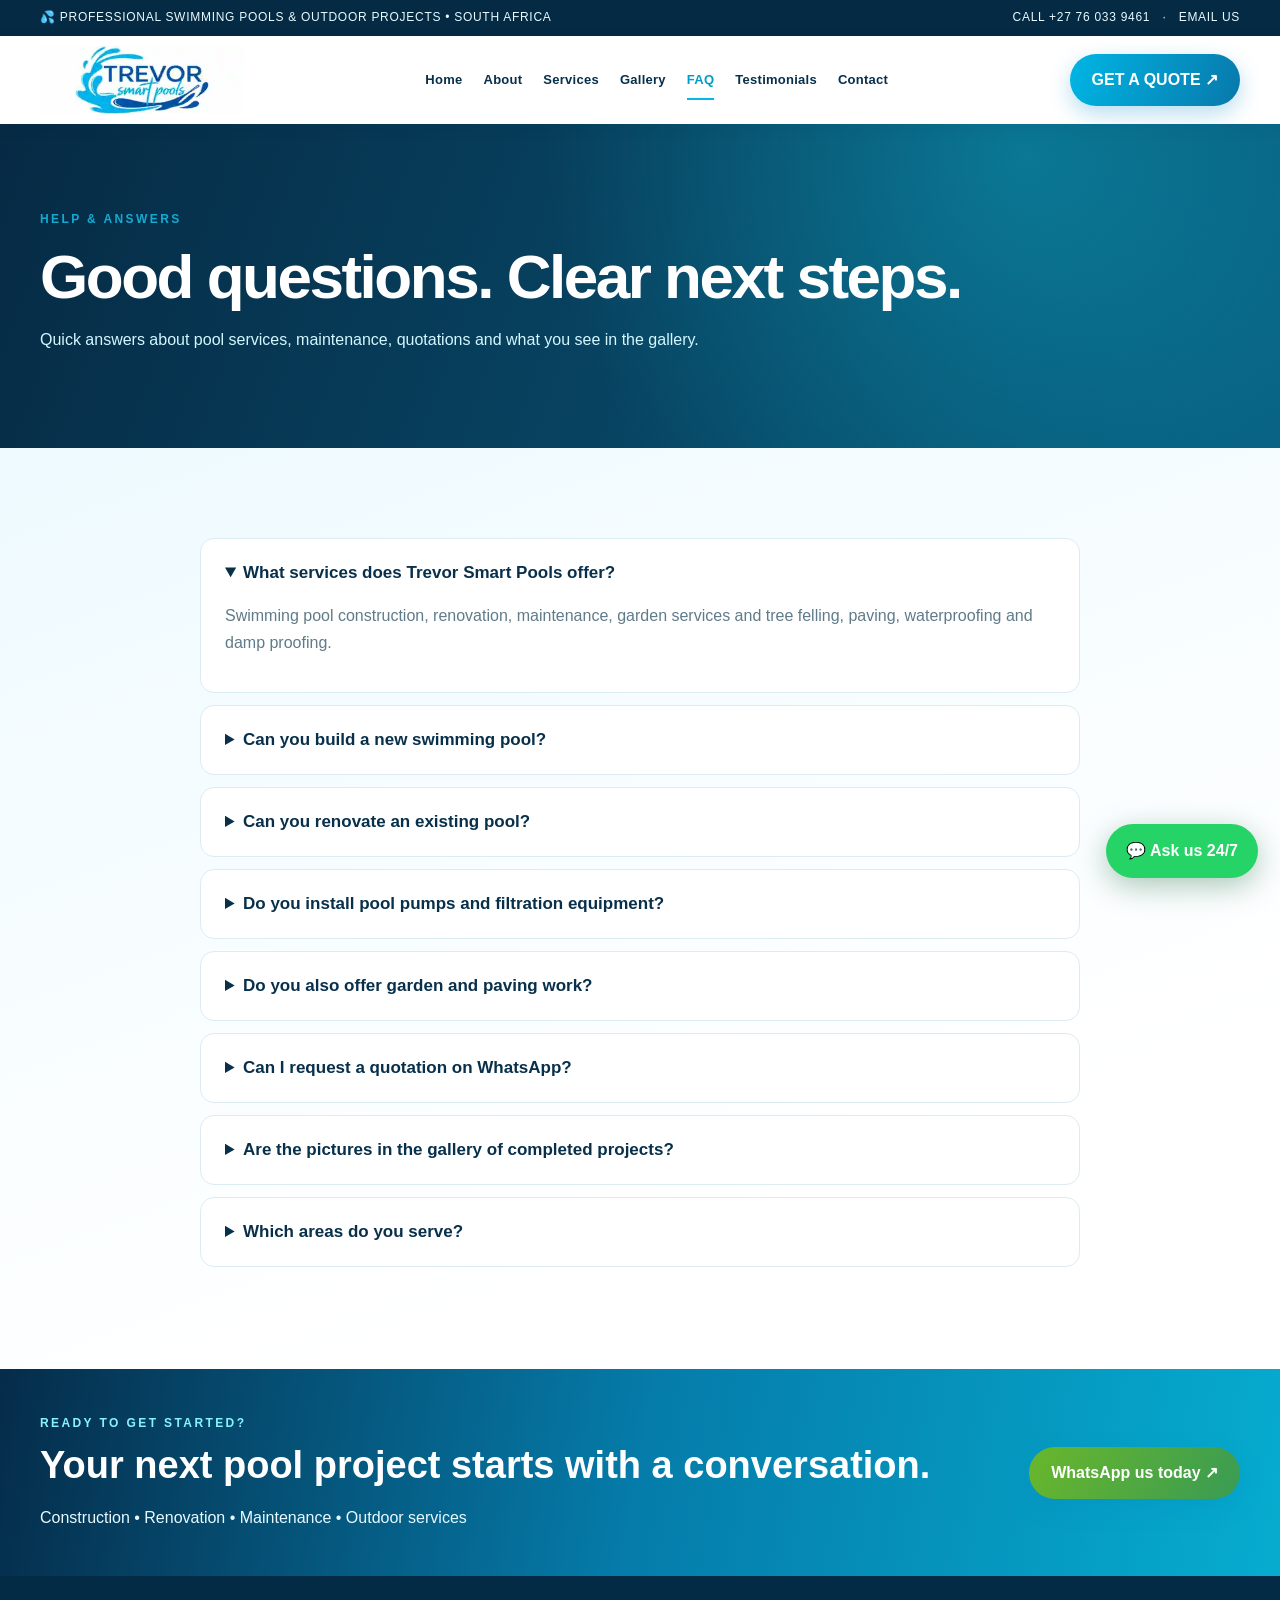
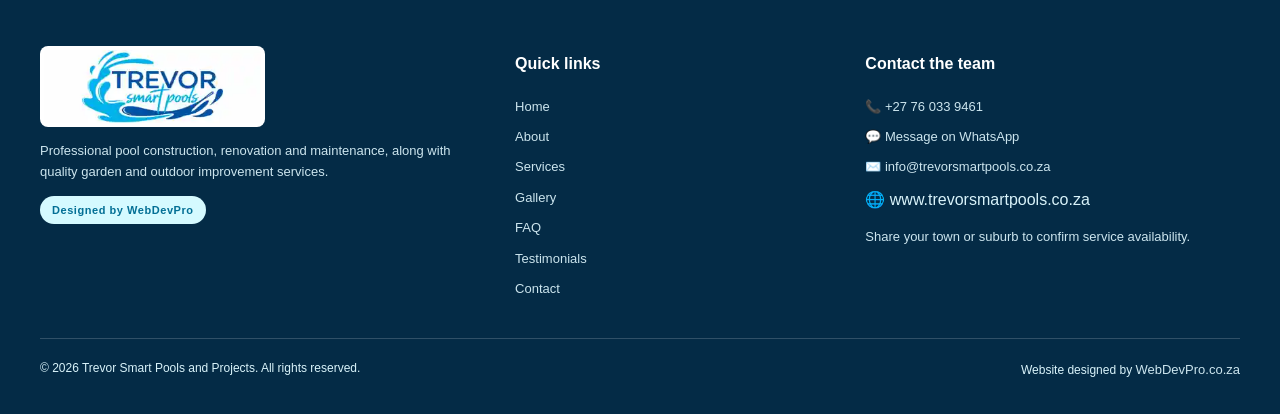
<file: faq.html>
<!doctype html>
<html lang="en"><head><meta charset="utf-8"><meta name="viewport" content="width=device-width,initial-scale=1"><meta name="theme-color" content="#052c4a"><meta name="description" content="Answers about swimming pool construction, maintenance, renovation, paving, waterproofing and requesting a quotation."><meta name="robots" content="noindex,follow"><title>FAQ | Trevor Smart Pools and Projects</title><meta property="og:title" content="FAQ | Trevor Smart Pools and Projects"><meta property="og:description" content="Answers about swimming pool construction, maintenance, renovation, paving, waterproofing and requesting a quotation."><meta property="og:type" content="website"><link rel="canonical" href="https://trevorpoolsprojects.vercel.app/faq.html"><link rel="icon" href="/assets/icon.svg"><link rel="apple-touch-icon" href="/assets/icon.svg"><link rel="manifest" href="/manifest.webmanifest"><link rel="stylesheet" href="/styles.css"><script defer src="/app.js"></script></head><body><noscript>Trevor Smart Pools and Projects. Contact +27 76 033 9461 or info@trevorsmartpools.co.za.</noscript></body></html>
</file>
<file: styles.css>
:root{--navy:#062847;--ink:#08304b;--sea:#04b7e6;--cyan:#41d9ed;--mint:#b5fae7;--green:#71b52b;--paper:#f4fbfd;--white:#fff;--line:#d4eaf1;--shadow:0 20px 50px rgba(4,37,59,.12)}
*{box-sizing:border-box}html{scroll-behavior:smooth}body{margin:0;font:16px/1.65 Inter,"Segoe UI",Arial,sans-serif;color:var(--ink);background:#fff}img{max-width:100%;display:block}a{text-decoration:none;color:inherit}button,input,select,textarea{font:inherit}button{cursor:pointer}button:focus-visible,a:focus-visible,input:focus-visible,select:focus-visible,textarea:focus-visible{outline:3px solid #10b6e1;outline-offset:3px}.container{width:min(1200px,calc(100% - 42px));margin:auto}.skip{position:absolute;top:-99px;left:16px;background:#fff;padding:10px;z-index:100}.skip:focus{top:10px}
.topbar{background:#052a43;color:#e8faff;font-size:12px;letter-spacing:.06em}.topbar-inner{display:flex;justify-content:space-between;gap:12px;padding:8px 0}.topbar a:hover{color:var(--cyan)}.header{position:sticky;top:0;z-index:80;background:rgba(255,255,255,.97);box-shadow:0 3px 16px #002c4510;backdrop-filter:blur(16px)}.header-inner{display:flex;align-items:center;justify-content:space-between;gap:15px;min-height:88px}.logo{display:flex;align-items:center;gap:12px;min-width:185px}.logo img{width:204px;height:70px;object-fit:contain;object-position:left center}.nav{display:flex;align-items:center;gap:21px}.nav a{font-size:13px;font-weight:800;letter-spacing:.02em;position:relative}.nav a:hover,.nav a.active{color:#009dca}.nav a.active:after{content:"";height:2px;background:var(--sea);position:absolute;bottom:-9px;left:0;right:0}.nav-toggle{display:none;background:transparent;border:0;color:var(--navy);font-size:27px}.header-cta{white-space:nowrap}
.btn{display:inline-flex;align-items:center;justify-content:center;gap:10px;background:linear-gradient(110deg,#00b6e4,#0878ab);border:0;border-radius:100px;color:#fff;padding:13px 22px;font-weight:850;box-shadow:0 8px 22px #018bc548;transition:transform .22s,box-shadow .22s}.btn:hover{transform:translateY(-3px);box-shadow:0 13px 25px #008ec45c}.btn-outline{border:1.5px solid rgba(255,255,255,.8);background:#ffffff13;box-shadow:none}.btn-outline-dark{border:1px solid #069dca;color:#04769e;background:#fff;box-shadow:none}.btn-green{background:linear-gradient(120deg,#6ab72b,#399b54)}.eyebrow{font-size:12px;letter-spacing:.2em;font-weight:900;text-transform:uppercase;color:#14abd1}.text-center{text-align:center}.section{padding:90px 0}.section-sm{padding:55px 0}.section-soft{background:linear-gradient(160deg,#eefaff,#fff 74%)}.section-dark{background:#052c4a;color:#fff}.section-title{font-size:clamp(28px,3.7vw,52px);line-height:1.13;font-weight:900;margin:14px 0 18px;letter-spacing:-.045em}.section-desc{max-width:740px;color:#5e788a;margin:0 auto 35px}.white{color:white}.muted{color:#55778b}.accent{color:#0bb8e0}.green{color:#73b82e}.section-head{max-width:750px;margin-bottom:35px}.section-head p{color:#658091}
.hero{min-height:690px;position:relative;display:grid;align-items:center;background:#072e48;overflow:hidden;color:#fff}.hero-bg{position:absolute;inset:0;background-size:cover;background-position:center;opacity:0;transform:scale(1.07);transition:opacity 1.1s,transform 7s}.hero-bg.on{opacity:.67;transform:scale(1)}.hero-shade{position:absolute;inset:0;background:linear-gradient(90deg,#042843 4%,#062c47ee 32%,#062e4870 72%,#02243a44)}.hero-inner{position:relative;z-index:1;max-width:790px;padding:85px 0}.hero h1{font-size:clamp(40px,5.9vw,80px);letter-spacing:-.055em;line-height:1.07;font-weight:950;margin:16px 0 22px}.hero p{font-size:clamp(16px,1.7vw,20px);max-width:670px;color:#ebfaff}.hero-actions{display:flex;gap:14px;flex-wrap:wrap;margin-top:32px}.hero-stats{display:flex;gap:10px;flex-wrap:wrap;margin-top:40px}.hero-pill{border:1px solid #ffffff5c;border-radius:30px;padding:8px 13px;background:#ffffff1d;font-size:12px;font-weight:800}.slider-nav{position:absolute;z-index:3;bottom:26px;right:max(28px,calc((100vw - 1200px)/2));display:flex;gap:8px}.slider-nav button{border:1px solid #ffffffaa;background:#ffffff55;border-radius:50%;height:11px;width:11px;padding:0}.slider-nav button.selected{background:#00d6ee;width:28px;border-radius:20px}.water-bar{height:10px;background:linear-gradient(90deg,#0287c2,#45dbe7,#81cc2f,#0391bd)}.trust-strip{background:#e9faff;border-bottom:1px solid #d2edf2}.trust-grid{display:grid;grid-template-columns:repeat(4,1fr);gap:20px;padding:25px 0}.trust-item{display:flex;align-items:center;gap:11px;font-size:13px;font-weight:850}.trust-icon{font-size:27px}.grid{display:grid;gap:22px}.grid-3{grid-template-columns:repeat(3,minmax(0,1fr))}.grid-2{grid-template-columns:repeat(2,minmax(0,1fr))}.grid-4{grid-template-columns:repeat(4,minmax(0,1fr))}
.service-card{position:relative;padding:33px 28px;min-height:270px;border:1px solid #d7edf3;border-radius:22px;background:#fff;box-shadow:0 12px 34px #063f6410;transition:transform .3s,box-shadow .3s;border-top:4px solid #18c1e5}.service-card:hover{transform:translateY(-7px);box-shadow:var(--shadow)}.service-icon{display:grid;place-items:center;height:58px;width:58px;background:#e9faff;border-radius:16px;font-size:31px;margin-bottom:17px}.service-card h3{font-size:21px;line-height:1.25;margin:9px 0}.service-card p{color:#638093;font-size:14px}.service-card a{font-weight:900;color:#008ab5}.service-card a:hover{text-decoration:underline}.flip-hint{font-size:10px;color:#81a3b4;font-weight:800;letter-spacing:.08em}
.photo-grid{display:grid;grid-template-columns:1.15fr 1fr;gap:20px;align-items:stretch}.photo-stack{display:grid;grid-template-rows:1fr 1fr;gap:20px}.photo-card{position:relative;border-radius:24px;overflow:hidden;min-height:240px;background:#cde5ee}.photo-card.big{min-height:505px}.photo-card img{width:100%;height:100%;position:absolute;inset:0;object-fit:cover;transition:transform .65s}.photo-card:hover img{transform:scale(1.04)}.photo-label{position:absolute;bottom:14px;left:15px;background:#052e47e8;color:white;border-radius:100px;padding:7px 13px;font-size:12px;font-weight:850}.note{background:#eafaf8;border-left:4px solid #59bca4;border-radius:7px;padding:14px 20px;font-size:13px;color:#416b7b}
.ribbon{background:linear-gradient(100deg,#052c4a,#057caa,#06accf);color:#fff;padding:45px 0}.ribbon .container{display:flex;align-items:center;justify-content:space-between;gap:30px}.ribbon h2{margin:0 0 8px;font-size:clamp(25px,3vw,38px)}.ribbon p{margin:0;color:#e8faff}
.step{position:relative;padding:30px;border-radius:18px;border:1px solid #d2edf5;background:#fff}.step-num{font-size:47px;font-weight:950;line-height:1;color:#d2f2f7}.step h3{margin:13px 0 8px;font-size:19px}.step p{color:#59788a;font-size:14px;margin:0}
.page-hero{position:relative;background:#063450;color:#fff;overflow:hidden;padding:86px 0 79px}.page-hero::before{content:"";position:absolute;inset:0;background:radial-gradient(circle at 80% 10%,#0fb4cd66,transparent 45%),linear-gradient(110deg,#062a44,#085c7e)}.page-hero .container{position:relative}.page-hero h1{font-size:clamp(38px,5vw,62px);letter-spacing:-.04em;line-height:1.1;margin:13px 0}.page-hero p{color:#d4f7ff;max-width:760px}
.stat-box{text-align:center;padding:30px 17px;border:1px solid #d6eef4;border-radius:22px;background:#fff}.stat-box strong{font-size:33px;color:#057faf;display:block}.stat-box span{font-size:13px;color:#698092}
.gallery-filters{display:flex;gap:9px;flex-wrap:wrap;margin:0 0 30px}.filter{border:1px solid #c5e9f1;padding:9px 17px;border-radius:30px;background:#fff;font-weight:800;color:#26718c;font-size:13px}.filter.on{background:#087da8;color:#fff}.gallery-grid{display:grid;grid-template-columns:repeat(3,minmax(0,1fr));gap:20px}.gallery-item{background:#fff;border:1px solid #d8ebf1;border-radius:22px;overflow:hidden;text-align:left;box-shadow:0 11px 29px #06334c0d;padding:0;width:100%;transition:transform .25s}.gallery-item:hover{transform:translateY(-4px)}.gallery-item img{width:100%;height:240px;object-fit:cover;background:#e4f4f8}.gallery-meta{padding:15px 19px}.gallery-meta small{font-size:11px;font-weight:900;color:#0088b0;text-transform:uppercase;letter-spacing:.07em}.gallery-meta strong{display:block;font-size:17px;margin:4px 0}.gallery-meta p{font-size:12px;color:#66808a;margin:0}.image-dialog{border:0;padding:0;border-radius:20px;max-width:min(980px,94vw);width:980px;box-shadow:0 18px 90px #0007;overflow:hidden}.image-dialog::backdrop,.quote-dialog::backdrop{background:#001d32d1}.image-dialog img{width:100%;max-height:72vh;object-fit:contain;background:#132f3c}.dialog-caption{padding:18px 22px}.dialog-close{position:absolute;right:14px;top:14px;border:0;border-radius:50%;background:#fff;padding:7px 15px;font-size:23px;box-shadow:0 2px 10px #0004}
.before-after{display:grid;grid-template-columns:1fr 1fr;gap:20px}.before-after figure{margin:0;position:relative}.before-after img{border-radius:22px;width:100%;height:330px;object-fit:cover}.before-after figcaption{font-weight:900;font-size:13px;margin-top:10px}
.faq-list{max-width:880px;margin:auto}.faq-list details{background:#fff;border:1px solid #dcecf2;border-radius:14px;padding:20px 24px;margin-bottom:12px}.faq-list summary{cursor:pointer;font-weight:850;font-size:17px}.faq-list p{color:#5f7b89}
.input-row{display:grid;grid-template-columns:1fr 1fr;gap:15px}.field{display:block;margin:0 0 16px}.field span{display:block;font-size:13px;font-weight:850;margin:0 0 6px}.field input,.field select,.field textarea{width:100%;padding:14px;border:1px solid #cde4ed;border-radius:11px;background:#fbfeff;color:#06304b;outline-color:#09b4d8}.field textarea{resize:vertical;min-height:110px}.form-card{background:white;border:1px solid #daedf2;padding:33px;border-radius:24px;box-shadow:var(--shadow)}.contact-card{display:flex;align-items:flex-start;gap:14px;border-bottom:1px solid #e1edf2;padding:18px 0}.contact-card span{font-size:28px}.contact-card strong{display:block}.contact-card a{color:#0088bd;font-weight:800;word-break:break-all}
.floating-wa{position:fixed;bottom:22px;right:22px;z-index:95;border:0;background:#25d366;color:white;border-radius:100px;padding:14px 20px;box-shadow:0 8px 30px #18673b5c;font-size:16px;font-weight:900}.chat-panel{position:fixed;z-index:99;bottom:89px;right:25px;width:min(380px,calc(100vw - 28px));background:white;border:1px solid #c9ebf1;box-shadow:0 22px 70px #002c4a55;border-radius:21px;overflow:hidden;display:none}.chat-panel.open{display:block}.chat-head{background:linear-gradient(100deg,#003b60,#009fc1);padding:17px 20px;color:#fff}.chat-head strong{display:block}.chat-head small{color:#d0fbff}.chat-body{padding:19px}.chat-body label{display:block;font-size:12px;font-weight:800;margin-top:12px}.chat-body input,.chat-body select,.chat-body textarea{width:100%;border:1px solid #c7e9f1;border-radius:8px;padding:10px;margin:5px 0 3px}.chat-actions{display:flex;gap:8px;align-items:center;flex-wrap:wrap;margin-top:12px}.chat-actions .btn{padding:9px 13px;font-size:13px}.chat-count{font-size:11px;color:#6990a0}.quote-dialog{max-width:min(630px,94vw);width:630px;border:0;border-radius:24px;padding:0;box-shadow:0 25px 100px #001c3970}.quote-head{padding:22px 30px;background:#083e5e;color:#fff}.quote-body{padding:26px 30px}.quote-dialog .dialog-close{top:10px;right:10px}.quote-note{font-size:12px;color:#5b8395}
.footer{background:#042b46;color:#d9f3fa;padding:70px 0 34px}.footer-grid{display:grid;grid-template-columns:1.4fr 1fr 1.2fr;gap:38px}.footer img{width:225px;background:#fff;border-radius:8px;padding:4px}.footer h4{color:#fff;margin:5px 0 18px}.footer p,.footer a{font-size:13px;color:#cce5ee}.footer a:hover{color:#57dcec}.footer-links{display:grid;gap:9px}.footer-bottom{border-top:1px solid #ffffff2d;margin-top:38px;padding-top:20px;display:flex;justify-content:space-between;gap:12px;font-size:12px}.mobile-bar{display:none}.reveal{opacity:0;transform:translateY(24px);transition:opacity .75s,transform .75s}.reveal.visible{opacity:1;transform:translateY(0)}.mini-tag{display:inline-flex;background:#d5faff;color:#036f95;border-radius:30px;padding:5px 12px;font-size:11px;font-weight:900;letter-spacing:.05em}.gallery-note{margin-top:28px}.service-full{padding:25px;background:#fff;border:1px solid #d7edf3;border-radius:20px}.service-full p{color:#5a7a8a}.service-full ul{padding-left:22px;color:#5b7786;font-size:14px}.sticky-top{position:sticky;top:0}.quote-banner{background:radial-gradient(circle at 70% 40%,#20c7d255,transparent 32%),#05324f;color:white;border-radius:25px;padding:45px 52px}
@media(max-width:1080px){.nav{gap:12px}.nav a{font-size:12px}.header-cta{display:none}.logo img{width:180px}.trust-grid{grid-template-columns:repeat(2,1fr)}}@media(max-width:850px){.header-inner{min-height:77px}.nav-toggle{display:block}.nav{display:none;position:absolute;top:100%;left:0;right:0;background:white;box-shadow:0 18px 22px #083e5d18;padding:20px;flex-direction:column;align-items:stretch;gap:0}.nav.open{display:flex}.nav a{padding:11px;border-bottom:1px solid #e4f2f5;font-size:15px}.nav a.active:after{display:none}.grid-3,.gallery-grid{grid-template-columns:repeat(2,minmax(0,1fr))}.grid-4{grid-template-columns:repeat(2,minmax(0,1fr))}.footer-grid{grid-template-columns:1fr 1fr}.hero{min-height:650px}.photo-grid{grid-template-columns:1fr}.photo-stack{grid-template-columns:1fr 1fr;grid-template-rows:auto}.photo-card.big{min-height:350px}.photo-stack .photo-card{min-height:230px}}@media(max-width:620px){body{padding-bottom:67px}.container{width:min(100% - 28px,1200px)}.topbar{display:none}.header-inner{min-height:69px}.logo img{width:175px;height:52px}.hero{min-height:660px}.hero-inner{padding:65px 0 92px}.hero h1{font-size:40px}.hero-shade{background:linear-gradient(90deg,#032941ee,#042d47ba)}.hero-actions .btn{padding:11px 15px;font-size:13px}.hero-stats{gap:7px}.hero-pill{font-size:10px;padding:6px 10px}.section{padding:62px 0}.section-sm{padding:38px 0}.section-title{font-size:31px}.grid-3,.grid-2,.gallery-grid,.grid-4,.before-after,.footer-grid,.input-row{grid-template-columns:1fr}.trust-grid{grid-template-columns:1fr 1fr;gap:10px}.trust-item{font-size:11px}.trust-icon{font-size:22px}.photo-stack{grid-template-columns:1fr}.photo-card.big{min-height:280px}.photo-stack .photo-card{min-height:210px}.ribbon .container{align-items:flex-start;flex-direction:column}.gallery-item img{height:220px}.before-after img{height:230px}.quote-banner{padding:28px}.form-card{padding:23px}.footer-bottom{flex-direction:column}.footer{padding:58px 0 24px}.floating-wa{display:none}.chat-panel{bottom:76px;right:9px}.mobile-bar{display:grid;grid-template-columns:repeat(5,1fr);position:fixed;z-index:90;bottom:0;left:0;right:0;background:#07314b;border-top:2px solid #27c4db;padding:7px 5px calc(7px + env(safe-area-inset-bottom));box-shadow:0 -8px 25px #053e4e33}.mobile-bar a,.mobile-bar button{display:grid;place-items:center;gap:1px;border:0;background:none;color:#ddf7ff;font-size:10px;font-weight:850}.mobile-bar .ico{font-size:21px;line-height:1.1}.mobile-bar .active{color:#50e8ff}.mobile-bar .chatmobile{background:#01a6cc;border-radius:16px;transform:translateY(-11px);padding:7px;color:white}.page-hero{padding:58px 0}.section-dark .section-desc{color:#d5f7ff}}
@media(prefers-reduced-motion:reduce){*{animation-duration:.01ms!important;transition-duration:.01ms!important;scroll-behavior:auto!important}.reveal{opacity:1;transform:none}}

/* Supplied, authentic project photographs in a compact six-panel sprite. */
.sprite-photo{display:block;width:100%;min-height:220px;background-image:url("/assets/project-mini.webp");background-repeat:no-repeat;background-size:300% 200%;background-color:#c8dfe2;transition:transform .5s}.tile-0{background-position:0% 0%}.tile-1{background-position:50% 0%}.tile-2{background-position:100% 0%}.tile-3{background-position:0% 100%}.tile-4{background-position:50% 100%}.tile-5{background-position:100% 100%}.photo-card .sprite-photo{position:absolute;inset:0;height:100%;min-height:0}.photo-card:hover .sprite-photo{transform:scale(1.04)}.gallery-item .sprite-photo{height:240px}.before-after .sprite-photo{height:330px;border-radius:22px}.image-dialog .sprite-photo{height:min(72vh,630px);min-height:0}.gallery-item:hover .sprite-photo{transform:scale(1.03)}

/* HD real-project images. Original full-resolution photos overlay the low-res
   sprite only as a temporary fallback until the six new files are committed. */
.photo-frame{display:block;position:relative;width:100%;height:100%;overflow:hidden;background:#deeff3}
.photo-frame .sprite-photo{position:absolute;inset:0;width:100%;height:100%;min-height:0;pointer-events:none}
.photo-frame .hd-photo{display:block;position:absolute;inset:0;width:100%;height:100%;object-fit:cover;object-position:center;transition:transform .5s;max-width:none}
.photo-card .photo-frame{position:absolute;inset:0}
.photo-card .photo-frame .sprite-photo{position:absolute;inset:0}
.photo-card:hover .photo-frame .hd-photo{transform:scale(1.04)}
.gallery-item .photo-frame{height:240px}
.gallery-item:hover .photo-frame .hd-photo{transform:scale(1.03)}
.before-after .photo-frame{height:330px;border-radius:22px}
.before-after .photo-frame .hd-photo{border-radius:22px}
.image-dialog #dialogImage{width:100%;max-height:75vh;object-fit:contain;background:#17384b}
@media (max-width:620px){.before-after .photo-frame{height:230px}.gallery-item .photo-frame{height:220px}}
</file>
